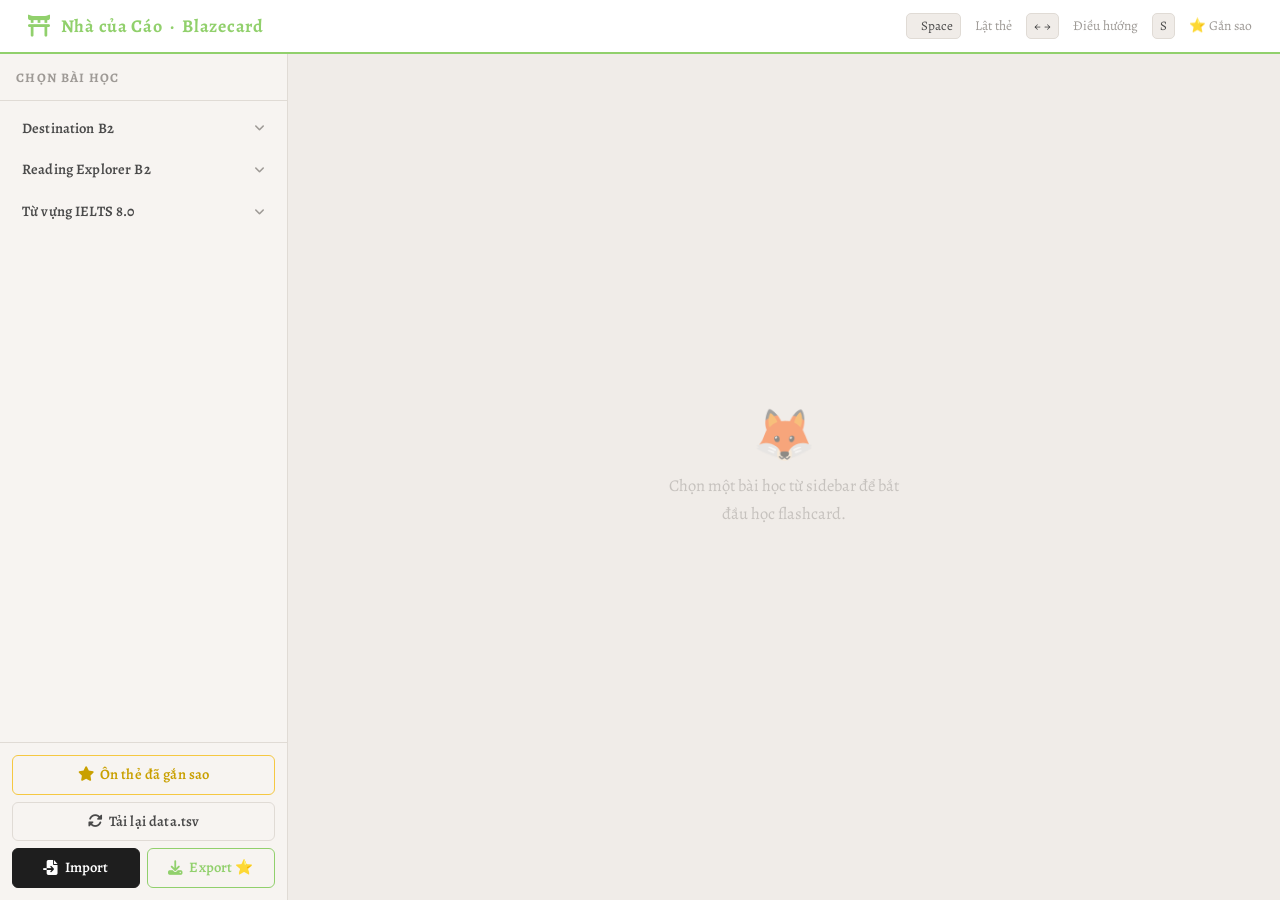
<file: BlazeCard/index.html>
<!DOCTYPE html>
<html lang="vi">
<head>
<meta charset="UTF-8">
<meta name="viewport" content="width=device-width, initial-scale=1.0">
<title>Blazecard  — Nhà của Cáo</title>

<!-- Google Fonts -->
<link rel="preconnect" href="https://fonts.googleapis.com">
<link rel="preconnect" href="https://fonts.gstatic.com" crossorigin>
<link href="https://fonts.googleapis.com/css2?family=M+PLUS+Rounded+1c:wght@300;400;500;700&family=Noto+Sans+JP:wght@300;400;500;700&display=swap" rel="stylesheet">
<link href="https://fonts.googleapis.com/css2?family=Alegreya:ital,wght@0,400..900;1,400..900&display=swap" rel="stylesheet">

<!-- Bootstrap (chỉ dùng reset/utility nhỏ, không dùng components) -->
<link href="https://cdn.jsdelivr.net/npm/bootstrap@5.3.2/dist/css/bootstrap.min.css" rel="stylesheet">

<!-- Font Awesome icons -->
<link href="https://cdnjs.cloudflare.com/ajax/libs/font-awesome/6.5.0/css/all.min.css" rel="stylesheet">

<link rel="stylesheet" href="style.css">
</head>

<body>

<!-- ── Header ─────────────────────────────────────────── -->
<div class="header">
  <div class="header-brand">
    <i class="fa-solid fa-torii-gate gate-icon"></i>
    Nhà của Cáo &nbsp;·&nbsp; Blazecard
  </div>
  <div class="header-hint">
    <span class="kbd"><i class="fa-regular fa-rectangle-wide" style="font-size:9px"></i>&nbsp;Space</span> Lật thẻ
    <span class="kbd">← →</span> Điều hướng
    <span class="kbd">S</span> ⭐ Gắn sao
  </div>
</div>

<!-- ── Layout: Sidebar + Main ──────────────────────────── -->
<div class="layout">

  <!-- ── Sidebar ──────────────────────────────────────── -->
  <div class="sidebar">

    <!-- Tiêu đề sidebar -->
    <div class="sidebar-header">
      <span>Chọn bài học</span>
      <span id="selectedCount" style="font-size:11px;font-weight:600;color:var(--accent)"></span>
    </div>

    <!-- Danh sách sách/unit có thể cuộn -->
    <div class="sidebar-scroll">
      <div id="unitSelect"></div>
    </div>

    <!-- Nút chức năng -->
    <div class="sidebar-actions">

      <!-- Bật/tắt chế độ ôn thẻ đã gắn sao -->
      <button class="btn-sidebar btn-star-mode" id="starModeBtn" onclick="toggleStarMode()">
        <i class="fa-solid fa-star"></i> Ôn thẻ đã gắn sao
      </button>

      <!-- Tải lại file data.tsv từ server -->
      <button class="btn-sidebar btn-reload" onclick="reloadData()">
        <i class="fa-solid fa-rotate"></i> Tải lại data.tsv
      </button>

      <!-- Import & Export nằm cạnh nhau -->
      <div style="display:flex;gap:7px;">
        <button class="btn-sidebar btn-import" style="flex:1"
                onclick="document.getElementById('fileInput').click()">
          <i class="fa-solid fa-file-import"></i> Import
        </button>
        <button class="btn-sidebar btn-export" style="flex:1" onclick="exportStarred()">
          <i class="fa-solid fa-download"></i> Export ⭐
        </button>
      </div>

    </div>
  </div>

  <!-- ── Main ─────────────────────────────────────────── -->
  <div class="main" id="mainArea">

    <!-- Badge hiển thị khi đang ở chế độ ôn sao -->
    <div class="star-mode-badge">
      <i class="fa-solid fa-star" style="font-size:9px"></i>
      Chế độ ôn sao
    </div>

    <!-- Trạng thái chưa chọn bài (mặc định) -->
    <div class="empty-state" id="emptyState">
      <div class="empty-icon">🦊</div>
      <p>Chọn một bài học từ sidebar để bắt đầu học flashcard.</p>
    </div>

    <!-- Vùng flashcard (ẩn cho đến khi có bài) -->
    <div id="cardArea" style="display:none;flex-direction:column;align-items:center;">

      <!-- ── Flashcard ─────────────────────────────── -->
      <div class="flashcard-wrap" id="flashcard" onclick="flipCard()">
        <div class="card-inner">

          <!-- Mặt trước: hiển thị chữ và cách đọc -->
          <div class="card-face card-front">

            <!-- Chữ Kanji (có thể rỗng) -->
            <div class="card-kanji" id="kanji"></div>

            <!-- Cách đọc (Hiragana/Katakana) -->
            <div class="card-reading" id="reading"></div>

            <!-- Nút phát âm — giữa đáy thẻ -->
            <button class="speak-btn" id="speakBtn" onclick="speakCurrent(event)"
                    title="Nghe phát âm">
              <i class="fa-solid fa-volume-high"></i>
            </button>

            <!-- Nút mic kiểm tra phát âm — góc phải -->
            <button class="mic-btn" id="micBtn" onclick="checkPronunciation(event)"
                    title="Kiểm tra phát âm của bạn">
              <i class="fa-solid fa-microphone"></i>
            </button>

            <!-- Overlay hiển thị sóng âm khi đang ghi -->
            <div class="recording-overlay" id="recordingOverlay">
              <div class="recording-wave">
                <span></span><span></span><span></span><span></span><span></span>
              </div>
            </div>

            <!-- Bảng kết quả phát âm — xuất hiện sau ghi âm -->
            <div class="pronun-result" id="pronunResult">
              <!-- Nút đóng -->
              <button class="pronun-close" onclick="closePronunResult(event)"
                      title="Đóng">✕</button>

              <!-- Hàng điểm số -->
              <div class="pronun-score-row">
                <div>
                  <div style="font-size:10.5px;color:var(--text-muted);margin-bottom:2px;letter-spacing:0.04em;text-transform:uppercase;">Độ chính xác</div>
                  <div class="pronun-score-num" id="pronunScoreNum">0%</div>
                </div>
                <span class="pronun-score-label" id="pronunScoreLabel">—</span>
              </div>

              <!-- Thanh tiến trình điểm số -->
              <div class="pronun-bar-track">
                <div class="pronun-bar-fill" id="pronunBarFill"></div>
              </div>

              <!-- Chữ người dùng đã nói -->
              <div class="pronun-spoken-row">
                <i class="fa-solid fa-microphone" style="font-size:10px;color:var(--text-muted)"></i>
                <span>Bạn nói:</span>
                <span class="pronun-spoken-text" id="pronunSpokenText">—</span>
              </div>
            </div>

          </div><!-- /card-front -->

          <!-- Mặt sau: nghĩa và ví dụ -->
          <div class="card-face card-back">
            <div class="card-meaning" id="meaning"></div>
            <div class="card-divider"></div>
            <div class="card-example" id="example"></div>
          </div>

        </div><!-- /card-inner -->
      </div><!-- /flashcard-wrap -->

      <!-- Thanh tiến trình và số thẻ -->
      <div class="deck-meta">
        <span class="deck-info-text" id="deckInfo"></span>
        <div class="progress-track">
          <div class="progress-fill" id="progressBar"></div>
        </div>
      </div>

      <!-- Nút điều hướng -->
      <div class="controls">
        <button class="ctrl-btn" onclick="prevCard()">
          <i class="fa-solid fa-arrow-left"></i> Trước
        </button>

        <button class="star-btn" id="starBtn" onclick="toggleStar()" title="Gắn sao (S)">
          <i class="fa-solid fa-star"></i>
        </button>

        <button class="ctrl-btn" onclick="nextCard()">
          Tiếp <i class="fa-solid fa-arrow-right"></i>
        </button>
      </div>

      <!-- Gợi ý lật thẻ -->
      <div class="flip-hint">
        Nhấn vào thẻ hoặc bấm <kbd style="font-family:inherit;font-size:inherit">Space</kbd> để lật
      </div>

    </div><!-- /cardArea -->

  </div><!-- /main -->

</div><!-- /layout -->

<!-- Input file ẩn để import TSV -->
<input type="file" id="fileInput" accept=".tsv,.txt" hidden>

<!-- Container toast thông báo -->
<div class="toast-wrap" id="toastWrap"></div>


<!-- ═══════════════════════════════════════════ SCRIPT ═══ -->
<script src="script.js"></script>
</body>
</html>
</file>
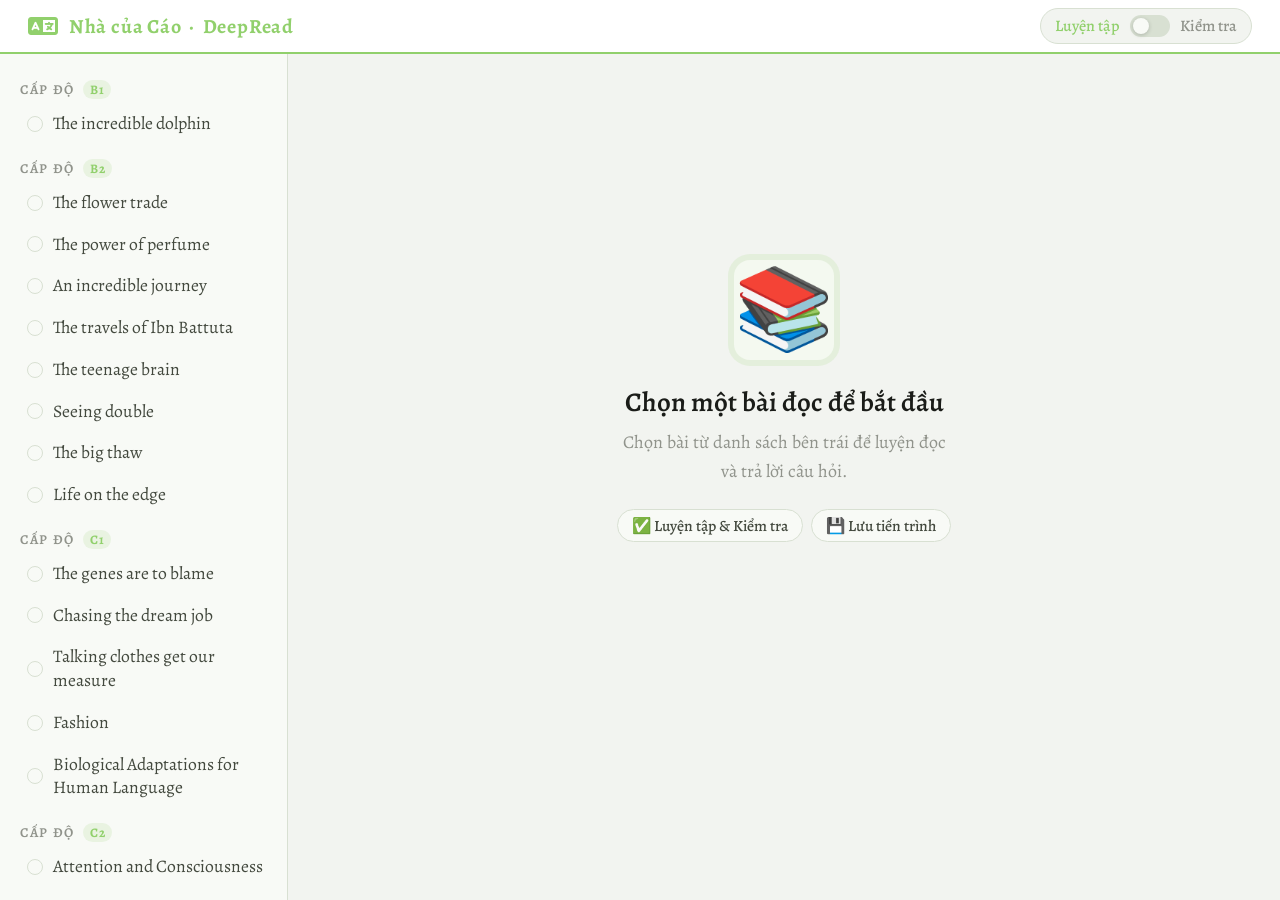
<file: DeepRead/index.html>
<!DOCTYPE html>
<html>
<head>
  <meta charset="UTF-8" />
  <meta name="viewport" content="width=device-width, initial-scale=1.0" />
  <title>DeepRead  — Nhà của Cáo</title>

  <link rel="preconnect" href="https://fonts.googleapis.com" />
  <link rel="preconnect" href="https://fonts.gstatic.com" crossorigin />
  <link rel="icon" type="image/x-icon" href="favicon.ico">
  <link href="https://fonts.googleapis.com/css2?family=Alegreya:ital,wght@0,400..900;1,400..900&display=swap" rel="stylesheet">
  <link rel="stylesheet" href="https://cdnjs.cloudflare.com/ajax/libs/font-awesome/6.5.0/css/all.min.css" />
  <link rel="stylesheet" href="style.css" />
</head>
<body>

  <!-- ===== HEADER ===== -->
  <header class="app-header">
      <!-- Logo + tên ứng dụng -->
      <div class="header-brand">
        <i class="fa-solid fa-language gate-icon"></i>
        Nhà của Cáo &nbsp;·&nbsp; DeepRead
      </div>

      <!-- Công tắc chế độ học -->
      <div class="mode-switcher">
        <span class="mode-label" id="label-practice">Luyện tập</span>
        <label class="toggle-switch" aria-label="Chuyển chế độ học">
          <input type="checkbox" id="mode-toggle" />
          <span class="toggle-track">
            <span class="toggle-thumb"></span>
          </span>
        </label>
        <span class="mode-label" id="label-exam">Kiểm tra</span>
      </div>
  </header>

  <!-- ===== LAYOUT CHÍNH ===== -->
  <div class="app-layout">

    <!-- ===== SIDEBAR TRÁI ===== -->
    <aside class="sidebar" id="sidebar">
      <!-- Trạng thái đang tải -->
      <div class="sidebar-loading" id="sidebar-loading">
        <div class="skeleton-group">
          <div class="skeleton skeleton-label"></div>
          <div class="skeleton skeleton-item"></div>
          <div class="skeleton skeleton-item"></div>
        </div>
        <div class="skeleton-group">
          <div class="skeleton skeleton-label"></div>
          <div class="skeleton skeleton-item"></div>
          <div class="skeleton skeleton-item"></div>
        </div>
      </div>

      <!-- Danh sách bài đọc theo cấp độ (được render bởi JS) -->
      <nav class="sidebar-nav" id="sidebar-nav" hidden></nav>
    </aside>

    <!-- ===== NỘI DUNG CHÍNH ===== -->
    <main class="main-content" id="main-content">

      <!-- Skeleton loader độc lập — hiện khi đang tải bài, ẩn sau đó -->
      <!-- QUAN TRỌNG: div này tách biệt với #reading-area để không phá cấu trúc DOM bên trong -->
      <div class="reading-loader-wrap" id="reading-loader" hidden>
        <div style="max-width:800px;margin:0 auto;display:flex;flex-direction:column;gap:16px;">
          <div style="display:flex;align-items:center;gap:12px;">
            <div class="skeleton" style="height:24px;width:48px;border-radius:99px;"></div>
            <div class="skeleton" style="height:24px;width:200px;border-radius:6px;"></div>
          </div>
          <div class="card" style="padding:28px 32px;">
            <div class="skeleton" style="height:13px;margin-bottom:14px;border-radius:4px;"></div>
            <div class="skeleton" style="height:13px;width:94%;margin-bottom:14px;border-radius:4px;"></div>
            <div class="skeleton" style="height:13px;width:88%;margin-bottom:14px;border-radius:4px;"></div>
            <div class="skeleton" style="height:13px;width:96%;border-radius:4px;"></div>
          </div>
          <div class="card" style="padding:24px 28px;">
            <div class="skeleton" style="height:10px;width:60px;margin-bottom:14px;border-radius:4px;"></div>
            <div class="skeleton" style="height:14px;width:80%;margin-bottom:18px;border-radius:4px;"></div>
            <div class="skeleton" style="height:44px;margin-bottom:8px;border-radius:8px;"></div>
            <div class="skeleton" style="height:44px;margin-bottom:8px;border-radius:8px;"></div>
            <div class="skeleton" style="height:44px;border-radius:8px;"></div>
          </div>
        </div>
      </div>

      <!-- Màn hình chào (hiển thị khi chưa chọn bài) -->
      <div class="welcome-screen" id="welcome-screen">
        <div class="welcome-icon">📚</div>
        <h2 class="welcome-heading">Chọn một bài đọc để bắt đầu</h2>
        <p class="welcome-sub">Chọn bài từ danh sách bên trái để luyện đọc và trả lời câu hỏi.</p>
        <div class="welcome-chips">
          <span class="chip">✅ Luyện tập & Kiểm tra</span>
          <span class="chip">💾 Lưu tiến trình</span>
        </div>
      </div>

      <!-- Khu vực bài đọc (ẩn cho tới khi chọn bài) -->
      <div class="reading-area" id="reading-area" style="display: none;">

        <div class="reading-text-section">
          <!-- Thẻ thông tin bài đọc -->
          <div class="reading-meta-bar" id="reading-meta-bar">
            <span class="reading-level-badge" id="reading-level-badge"></span>
            <h1 class="reading-title" id="reading-title"></h1>
          </div>

          <!-- Thẻ nội dung bài đọc -->
          <div class="card reading-card" id="reading-card">
            <div class="reading-body" id="reading-body"></div>
          </div>
        </div>

        <div class="reading-question-section">
          <!-- Khu vực câu hỏi -->
          <div class="questions-section" id="questions-section"></div>

          <!-- Nút Nộp bài (chỉ hiện ở chế độ Kiểm tra) -->
          <div class="submit-bar" id="submit-bar" hidden>
            <button class="btn btn-submit" id="submit-btn" onclick="handleSubmitExam()">
              <span>Nộp bài</span>
              <svg width="18" height="18" viewBox="0 0 24 24" fill="none" stroke="currentColor" stroke-width="2.5" stroke-linecap="round" stroke-linejoin="round"><polyline points="20 6 9 17 4 12"/></svg>
            </button>
          </div>

          <!-- Kết quả tổng quát (chế độ Kiểm tra) -->
          <div class="result-summary card" id="result-summary" hidden>
            <div class="result-icon" id="result-icon"></div>
            <div class="result-text">
              <p class="result-score" id="result-score"></p>
              <p class="result-message" id="result-message"></p>
            </div>
          </div>
        </div>

      </div>
    </main>
  </div>

  <script src="script.js"></script>
</body>
</html>
</file>
<file: BlazeCard/style.css>
/* ══════════════════════════════════════════════════════
   BIẾN CSS — Toàn bộ màu sắc, kích thước dùng biến
   để dễ thay đổi về sau
══════════════════════════════════════════════════════ */

:root {
  /* Màu nhấn chính — san hô ấm */
  --accent:           #91D06C; /* #ff7a6b;*/
  --accent-light:     #F4F9F0; /* #fff0ee; */
  --accent-hover:     #76B84F; /* #ff5c4a; */
  --accent-deep:      #7AB34F; /* e85d4e; */

  /* Nền & bề mặt */
  --bg:               #f0ece8;
  --sidebar-bg:       #f7f4f1;
  --card-bg:          #ffffff;

  /* Chữ */
  --text-main:        #1e1e1e;
  --text-sub:         #4a4a4a;
  --text-muted:       #9e9a96;

  /* Đường viền & bóng đổ */
  --border:           #e0dbd5;
  --shadow-sm:        0 1px 4px rgba(0,0,0,0.07);
  --shadow:           0 4px 16px rgba(0,0,0,0.09);
  --shadow-lg:        0 8px 30px rgba(0,0,0,0.14);

  /* Vàng sao */
  --gold:             #f5c842;
  --gold-light:       #fefae8;
  --gold-deep:        #c9a000;

  /* Màu cho chế độ ôn sao — nền vàng nhẹ */
  --star-bg:          #fdf7e3;
  --star-border:      #f0d98a;

  /* Điểm phát âm */
  --score-great:      #2ecc71;
  --score-ok:         #f39c12;
  --score-poor:       #e74c3c;

  /* Kích thước layout */
  --header-h:         54px;
  --sidebar-w:        288px;
  --radius:           16px;
  --radius-sm:        10px;
  --radius-xs:        6px;
}

/* ══════════════════════════════════════════════════════
   RESET & BASE
══════════════════════════════════════════════════════ */
*, *::before, *::after {
  box-sizing: border-box;
  margin: 0;
  padding: 0;
}

body {
  background: var(--bg);
  font-family: 'Alegreya', sans-serif;
  color: var(--text-main);
  height: 100vh;
  overflow: hidden;
  display: flex;
  flex-direction: column;
}

/* ══════════════════════════════════════════════════════
   HEADER — Thanh tiêu đề trên cùng
══════════════════════════════════════════════════════ */
.header {
  height: var(--header-h);
  display: flex;
  align-items: center;
  justify-content: space-between;
  padding: 0 28px;
  background: var(--card-bg);
  border-bottom: 2px solid var(--accent);
  flex-shrink: 0;
  z-index: 10;
}

/* Logo & tên ứng dụng */
.header-brand {
  display: flex;
  align-items: center;
  gap: 10px;
  color: var(--accent);
  font-weight: 700;
  font-size: 18px;
  letter-spacing: 0.04em;
}

.header-brand .gate-icon {
  font-size: 22px;
}

/* Gợi ý phím tắt bên phải header */
.header-hint {
  font-size: 13.5px;
  color: var(--text-muted);
  display: flex;
  align-items: center;
  gap: 14px;
}

/* Style cho các phím */
.kbd {
  display: inline-flex;
  align-items: center;
  gap: 4px;
  background: var(--bg);
  border: 1px solid var(--border);
  border-radius: 5px;
  padding: 2px 7px;
  font-size: 13px;
  color: var(--text-sub);
  font-family: inherit;
}

/* ══════════════════════════════════════════════════════
   LAYOUT — Sidebar + Main nằm ngang
══════════════════════════════════════════════════════ */
.layout {
  flex: 1;
  display: flex;
  overflow: hidden;
}

/* ══════════════════════════════════════════════════════
   SIDEBAR — Cột trái chọn bài học
══════════════════════════════════════════════════════ */
.sidebar {
  width: var(--sidebar-w);
  background: var(--sidebar-bg);
  border-right: 1px solid var(--border);
  display: flex;
  flex-direction: column;
  overflow: hidden;
  flex-shrink: 0;
}

/* Tiêu đề sidebar */
.sidebar-header {
  padding: 14px 16px 12px;
  font-size: 13px;
  font-weight: 700;
  letter-spacing: 0.10em;
  text-transform: uppercase;
  color: var(--text-muted);
  border-bottom: 1px solid var(--border);
  display: flex;
  align-items: center;
  justify-content: space-between;
  flex-shrink: 0;
  background: var(--sidebar-bg);
}

/* Vùng cuộn danh sách bài học */
.sidebar-scroll {
  flex: 1;
  overflow-y: auto;
  padding: 10px 12px;
}

.sidebar-scroll::-webkit-scrollbar { width: 4px; }
.sidebar-scroll::-webkit-scrollbar-thumb {
  background: var(--border);
  border-radius: 4px;
}

/* Vùng nút bên dưới sidebar */
.sidebar-actions {
  padding: 12px;
  border-top: 1px solid var(--border);
  display: flex;
  flex-direction: column;
  gap: 7px;
  flex-shrink: 0;
  background: var(--sidebar-bg);
}

/* ── Nhóm sách (details/summary) ────────────────────── */
.book-group {
  margin-bottom: 6px;
}

.book-group summary {
  list-style: none;
  cursor: pointer;
  user-select: none;
  display: flex;
  align-items: center;
  justify-content: space-between;
  padding: 7px 10px;
  border-radius: var(--radius-xs);
  font-weight: 600;
  font-size: 14.5px;
  color: var(--text-sub);
  transition: background 0.15s, color 0.15s;
  letter-spacing: 0.01em;
}

.book-group summary:hover {
  background: var(--accent-light);
  color: var(--accent);
}

/* Ẩn mũi tên mặc định của browser */
.book-group summary::-webkit-details-marker { display: none; }

/* Thêm mũi tên custom — xoay khi mở */
.book-group summary::after {
  content: '\f107';
  font-family: 'Font Awesome 6 Free';
  font-weight: 900;
  font-size: 12px;
  transition: transform 0.2s;
  color: var(--text-muted);
}

.book-group[open] summary::after {
  transform: rotate(180deg);
}

/* Danh sách unit bên trong mỗi sách */
.units-list {
  padding: 4px 2px 2px 10px;
  display: flex;
  flex-direction: column;
  gap: 2px;
}

/* Chip mỗi unit */
.unit-chip {
  display: flex;
  align-items: center;
  gap: 8px;
  padding: 6px 10px;
  border-radius: var(--radius-xs);
  font-size: 14.5px;
  color: var(--text-sub);
  cursor: pointer;
  transition: background 0.15s, color 0.15s;
  user-select: none;
}

.unit-chip:hover {
  background: var(--accent-light);
  color: var(--accent);
}

/* Checkbox trong chip */
.unit-chip input[type="checkbox"] {
  accent-color: var(--accent);
  width: 14px;
  height: 14px;
  flex-shrink: 0;
  cursor: pointer;
}

/* Chip đã được chọn */
.unit-chip.checked {
  background: var(--accent-light);
  color: var(--accent);
  font-weight: 600;
}

/* ── Nút sidebar chung ───────────────────────────────── */
.btn-sidebar {
  width: 100%;
  padding: 8px 12px;
  border-radius: var(--radius-xs);
  font-size: 14.5px;
  font-family: inherit;
  font-weight: 600;
  cursor: pointer;
  border: 1.5px solid transparent;
  transition: all 0.17s ease;
  display: flex;
  align-items: center;
  justify-content: center;
  gap: 6px;
  letter-spacing: 0.01em;
}

/* Nút chế độ ôn sao */
.btn-star-mode {
  background: transparent;
  border-color: var(--gold);
  color: var(--gold-deep);
}

.btn-star-mode:hover {
  background: var(--gold-light);
}

.btn-star-mode.active {
  background: var(--gold);
  border-color: var(--gold);
  color: #4a3000;
  box-shadow: 0 2px 8px rgba(245,200,66,0.35);
}

/* Nút tải lại */
.btn-reload {
  background: transparent;
  border-color: var(--border);
  color: var(--text-sub);
}

.btn-reload:hover {
  background: var(--bg);
  border-color: #c0bbb5;
}

/* Nút Import */
.btn-import {
  background: var(--text-main);
  border-color: var(--text-main);
  color: #fff;
}

.btn-import:hover {
  background: #333;
  border-color: #333;
}

/* Nút Export */
.btn-export {
  background: transparent;
  border-color: var(--accent);
  color: var(--accent);
}

.btn-export:hover {
  background: var(--accent-light);
}

/* ══════════════════════════════════════════════════════
   MAIN — Vùng chính hiển thị flashcard
══════════════════════════════════════════════════════ */
.main {
  flex: 1;
  display: flex;
  flex-direction: column;
  align-items: center;
  justify-content: center;
  padding: 28px 24px;
  overflow: hidden;
  transition: background 0.4s ease;
  position: relative;
}

/* Chế độ ôn sao — đổi màu nền để phân biệt */
.main.star-mode {
  background: var(--star-bg);
}

/* Dải viền vàng nhẹ bên trái main khi ôn sao */
.main.star-mode::before {
  content: '';
  position: absolute;
  top: 0;
  left: 0;
  bottom: 0;
  width: 3px;
  background: linear-gradient(180deg, var(--gold), transparent);
  opacity: 0.7;
}

/* Badge hiển thị khi đang ôn sao */
.star-mode-badge {
  position: absolute;
  top: 14px;
  right: 20px;
  display: none;
  align-items: center;
  gap: 6px;
  background: var(--gold);
  color: #4a3000;
  font-size: 13px;
  font-weight: 700;
  padding: 4px 10px;
  border-radius: 20px;
  letter-spacing: 0.04em;
  text-transform: uppercase;
  box-shadow: 0 2px 6px rgba(245,200,66,0.4);
}

.main.star-mode .star-mode-badge {
  display: flex;
}

/* ══════════════════════════════════════════════════════
   EMPTY STATE — Trạng thái chưa chọn bài
══════════════════════════════════════════════════════ */
.empty-state {
  display: flex;
  flex-direction: column;
  align-items: center;
  gap: 12px;
  opacity: 0.5;
  pointer-events: none;
}

.empty-state .empty-icon {
  font-size: 50px;
  line-height: 1;
}

.empty-state p {
  font-size: 16.5px;
  color: var(--text-muted);
  text-align: center;
  max-width: 240px;
  line-height: 1.7;
}

/* ══════════════════════════════════════════════════════
   FLASHCARD — Thẻ học lật 3D
══════════════════════════════════════════════════════ */
.flashcard-wrap {
  perspective: 1200px;
  width: 660px;
  height: 300px;
  cursor: pointer;
}

/* Phần chứa 2 mặt — xoay khi lật */
.card-inner {
  position: relative;
  width: 100%;
  height: 100%;
  transform-style: preserve-3d;
  transition: transform 0.55s cubic-bezier(0.45, 0.05, 0.55, 0.95);
}

/* Trạng thái đã lật */
.flashcard-wrap.flipped .card-inner {
  transform: rotateY(180deg);
}

/* Mặt chung của thẻ */
.card-face {
  position: absolute;
  inset: 0;
  backface-visibility: hidden;
  -webkit-backface-visibility: hidden;
  border-radius: var(--radius);
  background: var(--card-bg);
  box-shadow: var(--shadow), 0 1px 3px rgba(0,0,0,0.05);
  display: flex;
  flex-direction: column;
  align-items: center;
  justify-content: center;
  gap: 6px;
  overflow: hidden;
}

/* Mặt trước — gradient nhẹ ấm */
.card-front {
  background: linear-gradient(160deg, #ffffff 0%, #fff8f6 100%);
}

/* Dải màu nhấn ở đỉnh thẻ trước */
.card-face.card-front::before {
  content: '';
  position: absolute;
  top: 0; left: 0; right: 0;
  height: 3px;
  background: linear-gradient(90deg, var(--accent), #ffb36b);
  border-radius: var(--radius) var(--radius) 0 0;
}

/* Chữ 表/裏 trang trí góc thẻ */
.card-face.card-front::after {
  content: '表';
  position: absolute;
  bottom: 12px;
  right: 16px;
  font-size: 12px;
  color: var(--accent);
  opacity: 0.25;
  font-weight: 700;
  letter-spacing: 0.05em;
}

/* Mặt sau — gradient xanh nhẹ */
.card-back {
  background: linear-gradient(160deg, #ffffff 0%, #f4f7ff 100%);
  transform: rotateY(180deg);
  padding: 28px 44px;
  text-align: center;
  gap: 0;
}

.card-face.card-back::after {
  content: '裏';
  position: absolute;
  bottom: 12px;
  right: 16px;
  font-size: 12px;
  color: #7090d0;
  opacity: 0.25;
  font-weight: 700;
}

/* ── Nội dung thẻ trước ──────────────────────────────── */
.card-kanji {
  font-family: 'Arial', sans-serif;
  font-size: 25px;
  color: var(--text-muted);
  font-weight: 400;
  min-height: 34px;
  line-height: 1.2;
  text-align: center;
}

/* Chữ đọc (Hiragana/Katakana) — lớn, màu nhấn */
.card-reading {
  font-family: 'Alegreya', sans-serif;
  font-size: 56px;
  font-weight: 700;
  color: var(--accent);
  line-height: 1.1;
  letter-spacing: -0.01em;
  text-align: center;
  padding: 0 12px;
}

/* Hiệu ứng đang phát âm — nhảy nhẹ */
.card-reading.speaking {
  animation: speakPulse 0.4s ease-in-out infinite;
}

@keyframes speakPulse {
  0%   { transform: scale(1); }
  50%  { transform: scale(1.07); }
  100% { transform: scale(1); }
}

/* ── Nội dung thẻ sau ────────────────────────────────── */
.card-meaning {
  font-size: 27px;
  font-weight: 700;
  color: var(--text-main);
  margin-bottom: 10px;
}

.card-divider {
  width: 36px;
  height: 2px;
  background: linear-gradient(90deg, var(--accent), transparent);
  border-radius: 2px;
  margin: 4px auto 14px;
}

.card-example {
  font-size: 23.5px;
  color: var(--text-sub);
  line-height: 1.8;
  font-family: 'Alegreya', sans-serif;
  font-weight: 300;
  max-width: 480px;
}

/* ── Nút phát âm (loa) — giữa đáy thẻ trước ─────────── */
.speak-btn {
  position: absolute;
  bottom: 16px;
  left: 50%;
  transform: translateX(-50%);
  width: 40px;
  height: 40px;
  border-radius: 50%;
  border: none;
  background: rgba(255,255,255,0.95);
  box-shadow: var(--shadow-sm), 0 0 0 1px rgba(0,0,0,0.06);
  cursor: pointer;
  font-size: 17px;
  color: var(--accent);
  display: flex;
  align-items: center;
  justify-content: center;
  transition: box-shadow 0.15s, transform 0.15s;
}

.speak-btn:hover {
  box-shadow: var(--shadow);
  transform: translateX(-50%) scale(1.08);
}

.speak-btn:active {
  transform: translateX(-50%) scale(0.95);
}

/* ── Nút mic kiểm tra phát âm — góc phải đáy thẻ ────── */
.mic-btn {
  position: absolute;
  bottom: 16px;
  right: 16px;
  width: 40px;
  height: 40px;
  border-radius: 50%;
  border: none;
  background: rgba(255,255,255,0.95);
  box-shadow: var(--shadow-sm), 0 0 0 1px rgba(0,0,0,0.06);
  cursor: pointer;
  font-size: 17px;
  color: #4b8cff;
  display: flex;
  align-items: center;
  justify-content: center;
  transition: box-shadow 0.15s, transform 0.15s, background 0.2s, color 0.2s;
}

.mic-btn:hover {
  box-shadow: var(--shadow);
  transform: scale(1.08);
}

.mic-btn:active {
  transform: scale(0.95);
}

/* Trạng thái đang ghi âm — đỏ + vòng nhấp nháy */
.mic-btn.recording {
  background: #e74c3c;
  color: #fff;
  border: none;
  box-shadow: 0 0 0 0 rgba(231, 76, 60, 0.5);
  animation: recordPulse 1s ease infinite;
}

/* Hiệu ứng vòng sóng khi đang ghi âm */
@keyframes recordPulse {
  0%   { box-shadow: 0 0 0 0 rgba(231, 76, 60, 0.5); }
  70%  { box-shadow: 0 0 0 10px rgba(231, 76, 60, 0); }
  100% { box-shadow: 0 0 0 0 rgba(231, 76, 60, 0); }
}

/* ══════════════════════════════════════════════════════
   BẢNG KẾT QUẢ PHÁT ÂM — Popup hiện sau khi ghi âm
   Hiện ngay trên thẻ, không dùng toast
══════════════════════════════════════════════════════ */
.pronun-result {
  position: absolute;
  bottom: 0;
  left: 0;
  right: 0;
  border-radius: 0 0 var(--radius) var(--radius);
  padding: 14px 20px 18px;
  display: none;
  flex-direction: column;
  gap: 8px;
  backdrop-filter: blur(12px);
  background: rgba(255,255,255,0.92);
  border-top: 1px solid rgba(0,0,0,0.07);
  z-index: 5;
  animation: slideUp 0.25s ease;
}

@keyframes slideUp {
  from { opacity: 0; transform: translateY(12px); }
  to   { opacity: 1; transform: translateY(0); }
}

/* Hiển thị kết quả */
.pronun-result.visible {
  display: flex;
}

/* Hàng đầu: điểm số lớn + label */
.pronun-score-row {
  display: flex;
  align-items: center;
  justify-content: space-between;
}

/* Số điểm phần trăm — lớn, đậm, đổi màu theo mức */
.pronun-score-num {
  font-size: 30px;
  font-weight: 700;
  line-height: 1;
  transition: color 0.3s;
}

.pronun-score-num.great { color: var(--score-great); }
.pronun-score-num.ok    { color: var(--score-ok); }
.pronun-score-num.poor  { color: var(--score-poor); }

/* Nhãn mô tả bên cạnh điểm */
.pronun-score-label {
  font-size: 14px;
  font-weight: 600;
  padding: 3px 9px;
  border-radius: 20px;
  letter-spacing: 0.04em;
}

.pronun-score-label.great { background: #d4f7e5; color: #1a7a45; }
.pronun-score-label.ok    { background: #fef3db; color: #9a6200; }
.pronun-score-label.poor  { background: #fde4e1; color: #8c1a12; }

/* Thanh tiến trình điểm số */
.pronun-bar-track {
  height: 6px;
  background: var(--border);
  border-radius: 10px;
  overflow: hidden;
}

.pronun-bar-fill {
  height: 100%;
  border-radius: 10px;
  transition: width 0.5s cubic-bezier(0.34, 1.56, 0.64, 1), background 0.3s;
  width: 0%;
}

.pronun-bar-fill.great { background: linear-gradient(90deg, #2ecc71, #00b894); }
.pronun-bar-fill.ok    { background: linear-gradient(90deg, #f39c12, #f1c40f); }
.pronun-bar-fill.poor  { background: linear-gradient(90deg, #e74c3c, #e17055); }

/* Dòng chữ "Bạn nói: ..." */
.pronun-spoken-row {
  display: flex;
  align-items: center;
  gap: 6px;
  font-size: 14px;
  color: var(--text-muted);
}

.pronun-spoken-text {
  font-weight: 600;
  color: var(--text-sub);
  font-family: 'Arial', sans-serif;
}

/* Nút đóng kết quả */
.pronun-close {
  position: absolute;
  top: 10px;
  right: 12px;
  background: none;
  border: none;
  cursor: pointer;
  font-size: 14px;
  color: var(--text-muted);
  padding: 2px;
  line-height: 1;
  transition: color 0.15s;
}

.pronun-close:hover { color: var(--text-main); }

/* ── Overlay "Đang ghi âm..." trên thẻ ──────────────── */
.recording-overlay {
  position: absolute;
  inset: 0;
  border-radius: var(--radius);
  background: rgba(231, 76, 60, 0.06);
  display: none;
  align-items: stretch;
  justify-content: center;
  z-index: 4;
  pointer-events: none;
  padding: 40px;
}

.recording-overlay.visible {
  display: flex;
}

/* Vòng sóng âm thanh khi ghi âm */
.recording-wave {
  display: flex;
  align-items: flex-end;
  justify-content: center;
  gap: 10px;
  width: 100%;
  height: 100%;
}

.recording-wave span {
  width: 14px;
  border-radius: 8px;
  background: #e74c3c;
  animation: waveBar 0.7s ease-in-out infinite;
}

.recording-wave span:nth-child(1) { height: 40%; }
.recording-wave span:nth-child(2) { height: 65%; }
.recording-wave span:nth-child(3) { height: 90%; }
.recording-wave span:nth-child(4) { height: 65%; }
.recording-wave span:nth-child(5) { height: 40%; }

@keyframes waveBar {
  0%, 100% { transform: scaleY(0.4); opacity: 0.6; }
  50%       { transform: scaleY(1);   opacity: 1; }
}

.recording-label {
  font-size: 14.5px;
  font-weight: 600;
  color: #e74c3c;
  letter-spacing: 0.05em;
}

/* ══════════════════════════════════════════════════════
   DECK META — Thanh tiến trình + số thẻ
══════════════════════════════════════════════════════ */
.deck-meta {
  margin-top: 16px;
  display: flex;
  align-items: center;
  gap: 14px;
  width: 660px;
}

.deck-info-text {
  font-size: 14.5px;
  color: var(--text-muted);
  min-width: 72px;
  font-variant-numeric: tabular-nums;
}

.progress-track {
  flex: 1;
  height: 4px;
  background: var(--border);
  border-radius: 10px;
  overflow: hidden;
}

.progress-fill {
  height: 100%;
  background: linear-gradient(90deg, var(--accent), #ffb36b);
  border-radius: 10px;
  transition: width 0.4s ease;
  width: 0%;
}

/* ══════════════════════════════════════════════════════
   CONTROLS — Nút điều hướng bên dưới thẻ
══════════════════════════════════════════════════════ */
.controls {
  margin-top: 18px;
  width: 400px;
  display: flex;
  align-items: center;
  justify-content: space-between;
}

/* Nút Trước / Tiếp */
.ctrl-btn {
  background: var(--card-bg);
  border: 1.5px solid var(--border);
  border-radius: var(--radius-sm);
  padding: 9px 20px;
  font-size: 15px;
  font-weight: 600;
  font-family: inherit;
  color: var(--text-sub);
  cursor: pointer;
  display: flex;
  align-items: center;
  gap: 7px;
  transition: all 0.17s ease;
  box-shadow: var(--shadow-sm);
}

.ctrl-btn:hover {
  border-color: var(--accent);
  color: var(--accent);
  background: var(--accent-light);
  transform: translateY(-1px);
  box-shadow: var(--shadow);
}

.ctrl-btn:active {
  transform: translateY(0);
}

/* Nút sao tròn giữa */
.star-btn {
  width: 50px;
  height: 50px;
  border-radius: 50%;
  background: var(--card-bg);
  border: 2px solid var(--border);
  display: flex;
  align-items: center;
  justify-content: center;
  cursor: pointer;
  font-size: 22px;
  color: var(--text-muted);
  transition: all 0.22s cubic-bezier(0.34, 1.56, 0.64, 1);
  box-shadow: var(--shadow-sm);
}

.star-btn:hover {
  border-color: var(--gold);
  color: var(--gold);
  transform: scale(1.12);
}

/* Trạng thái đã gắn sao */
.star-btn.starred {
  background: var(--gold-light);
  border-color: var(--gold);
  color: var(--gold);
  box-shadow: 0 2px 10px rgba(245,200,66,0.35);
}

.star-btn.starred i {
  animation: starPop 0.3s cubic-bezier(0.34, 1.56, 0.64, 1);
}

@keyframes starPop {
  0%   { transform: scale(0.5) rotate(-15deg); }
  100% { transform: scale(1) rotate(0deg); }
}

/* ══════════════════════════════════════════════════════
   FLIP HINT — Gợi ý cách lật thẻ
══════════════════════════════════════════════════════ */
.flip-hint {
  font-size: 13px;
  color: var(--text-muted);
  margin-top: 10px;
  opacity: 0.65;
  letter-spacing: 0.01em;
}

/* ══════════════════════════════════════════════════════
   SCROLLBAR — Dọn dẹp scrollbar toàn trang
══════════════════════════════════════════════════════ */
* {
  scrollbar-width: thin;
  scrollbar-color: var(--border) transparent;
}

/* ══════════════════════════════════════════════════════
   HIỆU ỨNG VÀO — Animation khi thẻ xuất hiện
══════════════════════════════════════════════════════ */
.card-enter {
  animation: cardIn 0.28s ease;
}

@keyframes cardIn {
  from { opacity: 0; transform: translateY(10px); }
  to   { opacity: 1; transform: translateY(0); }
}

/* ══════════════════════════════════════════════════════
   TOAST — Thông báo nổi ở đáy màn hình
══════════════════════════════════════════════════════ */
.toast-wrap {
  position: fixed;
  bottom: 22px;
  left: 50%;
  transform: translateX(-50%);
  z-index: 9999;
  pointer-events: none;
}

.toast-msg {
  background: rgba(20,20,20,0.9);
  color: #fff;
  padding: 10px 18px;
  border-radius: 24px;
  font-size: 15px;
  font-weight: 500;
  font-family: inherit;
  white-space: nowrap;
  backdrop-filter: blur(8px);
  animation: toastIn 0.28s ease, toastOut 0.3s ease 2.2s forwards;
  pointer-events: none;
  box-shadow: 0 4px 16px rgba(0,0,0,0.2);
}

@keyframes toastIn {
  from { opacity: 0; transform: translateY(8px); }
  to   { opacity: 1; transform: translateY(0); }
}

@keyframes toastOut {
  from { opacity: 1; }
  to   { opacity: 0; }
}

/* ══════════════════════════════════════════════════════
   RESPONSIVE — Điều chỉnh cho màn hình nhỏ hơn
══════════════════════════════════════════════════════ */
@media (max-width: 960px) {
  .flashcard-wrap {
    width: min(660px, calc(100vw - var(--sidebar-w) - 48px));
  }
  .deck-meta {
    width: min(660px, calc(100vw - var(--sidebar-w) - 48px));
  }
}
</file>
<file: DeepRead/style.css>
/* =====================================================
   style.css — Giao diện ứng dụng Luyện Đọc Tiếng Nhật
   Phong cách: Minimalist hiện đại, accent Coral
   ===================================================== */

/* ─── BIẾN THIẾT KẾ ─────────────────────────────────── */
:root {
  --coral:         #91D06C;        /* Màu chủ đạo mới */
  --coral-dark:    #76B84F;        /* Xanh đậm hơn một chút để hover */
  --coral-light:   #F4F9F0;        /* Xanh cực nhạt làm nền nhấn (rất nhẹ) */
  --coral-muted:   rgba(145, 208, 108, 0.15);

  --bg:            #F2F4F0;        /* Chỉnh nhẹ tone nền sang hướng hơi xanh/vàng cho ấm */
  --surface:       #F8FAF6;        
  --card-bg:       #ffffff;
  --border:        #D8E0D2;        /* Border hơi ám xanh nhẹ để tiệp màu */
  --shadow-sm:     0 1px 4px rgba(0,0,0,.06), 0 4px 16px rgba(0,0,0,.05);
  --shadow-md:     0 2px 8px rgba(0,0,0,.07), 0 8px 32px rgba(0,0,0,.07);

  --text-primary:   #1A1C18;       /* Text tối đậm hơn một chút */
  --text-secondary: #43493E;
  --text-muted:     #90938B;

  --sidebar-w:    288px;          /* Chiều rộng cố định của sidebar */
  --header-h:     54px;

  --radius-sm:    6px;
  --radius-md:    10px;
  --radius-lg:    16px;

  --font-ui:      'Alegreya', sans-serif;
  --font-jp:      'Alegreya', sans-serif;

  --transition:   .18s cubic-bezier(.4,0,.2,1);
}

/* ─── RESET & BASE ──────────────────────────────────── */
*, *::before, *::after { box-sizing: border-box; margin: 0; padding: 0; }

html { font-size: 20px; -webkit-font-smoothing: antialiased; }

body {
  font-family: var(--font-ui);
  background: var(--bg);
  color: var(--text-primary);
  min-height: 100vh;
  display: flex;
  flex-direction: column;
}

/* ─── HEADER ────────────────────────────────────────── */
.app-header {
  height: var(--header-h);
  display: flex;
  align-items: center;
  justify-content: space-between;
  padding: 0 28px;
  background: var(--card-bg);
  border-bottom: 2px solid var(--coral);
  flex-shrink: 0;
  z-index: 10;
}

.header-inner {
  max-width: 100%;
  height: 100%;
  display: flex;
  align-items: center;
  justify-content: space-between;
  padding: 0 28px;
}

/* Logo + tên */
.header-brand {
  display: flex;
  align-items: center;
  gap: 10px;
  color: var(--coral);
  font-weight: 700;
  font-size: 20px;
  letter-spacing: 0.04em;
}

.header-brand .gate-icon {
  font-size: 24px;
}

/* ─── CÔNG TẮC CHẾ ĐỘ ──────────────────────────────── */
.mode-switcher {
  display: flex;
  align-items: center;
  gap: 10px;
  background: var(--bg);
  padding: 6px 14px;
  border-radius: 99px;
  border: 1px solid var(--border);
}

.mode-label {
  font-size: .8rem;
  font-weight: 500;
  color: var(--text-muted);
  transition: color var(--transition);
  user-select: none;
  cursor: default;
}

/* Làm nổi nhãn đang hoạt động */
#label-practice { color: var(--coral); }
body.exam-mode #label-practice { color: var(--text-muted); }
body.exam-mode #label-exam     { color: var(--coral); }

/* Toggle switch kiểu iOS */
.toggle-switch { position: relative; cursor: pointer; }
.toggle-switch input { opacity: 0; width: 0; height: 0; position: absolute; }

.toggle-track {
  display: block;
  width: 40px;
  height: 22px;
  border-radius: 99px;
  background: var(--border);
  position: relative;
  transition: background var(--transition);
}

.toggle-thumb {
  position: absolute;
  top: 3px;
  left: 3px;
  width: 16px;
  height: 16px;
  border-radius: 50%;
  background: var(--surface);
  box-shadow: 0 1px 4px rgba(0,0,0,.2);
  transition: transform var(--transition), background var(--transition);
}

.toggle-switch input:checked ~ .toggle-track {
  background: var(--coral);
}
.toggle-switch input:checked ~ .toggle-track .toggle-thumb {
  transform: translateX(18px);
}

/* ─── BỐ CỤC CHÍNH ──────────────────────────────────── */
.app-layout {
  display: flex;
  flex: 1;
  height: calc(100vh - var(--header-h));
  max-height: calc(100vh - var(--header-h));
  overflow: hidden;
}

/* ─── SIDEBAR ───────────────────────────────────────── */
.sidebar {
  width: var(--sidebar-w);
  flex-shrink: 0;
  background: var(--surface);
  border-right: 1px solid var(--border);
  overflow-y: auto;
  padding: 20px 0;
  scrollbar-width: thin;
  scrollbar-color: var(--border) transparent;
}

.sidebar::-webkit-scrollbar { width: 4px; }
.sidebar::-webkit-scrollbar-thumb { background: var(--border); border-radius: 4px; }

/* ── Skeleton loading ── */
.sidebar-loading { padding: 12px 20px; }

.skeleton-group { margin-bottom: 24px; }

.skeleton {
  background: linear-gradient(90deg, #efefef 25%, #fafafa 50%, #efefef 75%);
  background-size: 200% 100%;
  animation: shimmer 1.4s infinite;
  border-radius: 4px;
}

@keyframes shimmer {
  0%   { background-position: 200% 0; }
  100% { background-position: -200% 0; }
}

.skeleton-label { height: 10px; width: 60%; margin-bottom: 10px; }
.skeleton-item  { height: 32px; margin-bottom: 6px; border-radius: var(--radius-sm); }

/* ── Nhóm cấp độ ── */
.level-group { margin-bottom: 8px; }

.level-heading {
  display: flex;
  align-items: center;
  gap: 8px;
  padding: 6px 20px 4px;
  font-size: .68rem;
  font-weight: 600;
  letter-spacing: .12em;
  text-transform: uppercase;
  color: var(--text-muted);
}

.level-badge-tag {
  display: inline-flex;
  align-items: center;
  justify-content: center;
  padding: 1px 7px;
  background: var(--coral-muted);
  color: var(--coral);
  border-radius: 99px;
  font-size: .65rem;
  font-weight: 700;
  letter-spacing: .06em;
}

/* ── Mỗi bài đọc trong sidebar ── */
.lesson-item {
  display: flex;
  align-items: center;
  gap: 10px;
  padding: 9px 20px 9px 24px;
  cursor: pointer;
  border-left: 3px solid transparent;
  transition: background var(--transition), border-color var(--transition);
  font-size: .88rem;
  color: var(--text-secondary);
  font-weight: 400;
  line-height: 1.35;
  font-family: var(--font-jp);
}

.lesson-item:hover {
  background: var(--coral-light);
  color: var(--coral-dark);
}

.lesson-item.active {
  background: var(--coral-light);
  border-left-color: var(--coral);
  color: var(--coral-dark);
  font-weight: 500;
}

/* Icon hoàn thành */
.lesson-check {
  flex-shrink: 0;
  width: 16px;
  height: 16px;
  border-radius: 50%;
  border: 1.5px solid var(--border);
  display: flex;
  align-items: center;
  justify-content: center;
  font-size: .55rem;
  color: transparent;
  transition: all var(--transition);
}

.lesson-item.completed .lesson-check {
  background: #4caf89;
  border-color: #4caf89;
  color: #fff;
}

.lesson-item.completed .lesson-check::after { content: '✓'; }

/* ─── NỘI DUNG CHÍNH ─────────────────────────────────── */
.main-content {
  max-height: calc(100vh - var(--header-h));
  flex: 1;
  overflow-y: auto;
  padding: 32px 40px;
  scrollbar-width: thin;
  scrollbar-color: var(--border) transparent;
}

.main-content::-webkit-scrollbar { width: 5px; }
.main-content::-webkit-scrollbar-thumb { background: var(--border); border-radius: 4px; }

/* ─── MÀN HÌNH CHÀO ─────────────────────────────────── */
.welcome-screen {
  display: flex;
  flex-direction: column;
  align-items: center;
  justify-content: center;
  min-height: 70vh;
  text-align: center;
  animation: fadeUp .5s ease;
}

.welcome-icon {
  font-family: var(--font-jp);
  font-size: 4rem;
  width: 100px;
  height: 100px;
  display: flex;
  align-items: center;
  justify-content: center;
  background: var(--coral-light);
  color: var(--coral);
  border-radius: var(--radius-lg);
  margin-bottom: 24px;
  box-shadow: 0 0 0 6px var(--coral-muted);
}

.welcome-heading {
  font-size: 1.35rem;
  font-weight: 600;
  color: var(--text-primary);
  margin-bottom: 8px;
}

.welcome-sub {
  color: var(--text-muted);
  font-size: .9rem;
  max-width: 340px;
  margin-bottom: 24px;
  line-height: 1.6;
}

.welcome-chips {
  display: flex;
  gap: 8px;
  flex-wrap: wrap;
  justify-content: center;
}

.chip {
  background: var(--surface);
  border: 1px solid var(--border);
  border-radius: 99px;
  padding: 5px 14px;
  font-size: .78rem;
  color: var(--text-secondary);
  font-weight: 500;
}

/* ─── CARD ──────────────────────────────────────────── */
.card {
  background: var(--surface);
  border-radius: var(--radius-lg);
  box-shadow: var(--shadow-sm);
  border: 1px solid var(--border);
  padding: 28px 32px;
  margin-bottom: 20px;
  animation: fadeUp .35s ease;
}

/* ─── KHU VỰC BÀI ĐỌC ───────────────────────────────── */
.reading-area { 
  display: flex; 
  gap: 32px;
  align-items: center;
  max-width: 1000px; 
  margin: 0 auto; 
  max-height: calc(100vh - var(--header-h) - 64px); /* Trừ header và padding */
}

.reading-text-section {
  width: 50%;
  max-height: calc(100vh - var(--header-h) - 64px);
  overflow-y: auto;
  scrollbar-width: none; /* Ẩn scrollbar mặc định */
  scrollbar-color: var(--border) transparent;
}

.reading-question-section {
  width: 50%;
  max-height: calc(100vh - var(--header-h) - 64px);
  overflow-y: auto;
  scrollbar-width: none; /* Ẩn scrollbar mặc định */
  scrollbar-color: var(--border) transparent;
}

.reading-meta-bar {
  display: flex;
  align-items: center;
  gap: 12px;
  margin-bottom: 16px;
  animation: fadeUp .3s ease;
}

.reading-level-badge {
  display: inline-flex;
  align-items: center;
  padding: 3px 12px;
  background: var(--coral);
  color: #fff;
  border-radius: 99px;
  font-size: .72rem;
  font-weight: 700;
  letter-spacing: .08em;
  flex-shrink: 0;
}

.reading-title {
  font-family: var(--font-jp);
  font-size: 1.3rem;
  font-weight: 700;
  color: var(--text-primary);
}

/* Nội dung bài đọc tiếng Nhật */
.reading-body {
  font-family: var(--font-jp);
  font-size: 1rem;
  line-height: 2.2;   /* Tăng khoảng cách dòng để thẻ ruby không chồng chéo */
  color: var(--text-primary);
}

.reading-body ruby { ruby-position: over; }
.reading-body rt {
  font-family: var(--font-ui);
  font-size: .58em;
  color: var(--coral);
  font-weight: 500;
}

.reading-body p { margin-bottom: 1.2em; }
.reading-body p:last-child { margin-bottom: 0; }

/* ─── CÂU HỎI TRẮC NGHIỆM ───────────────────────────── */
.questions-section { margin-top: 4px; }

.question-card {
  /* kế thừa .card */
  transition: box-shadow var(--transition);
}

.question-number {
  font-size: .7rem;
  font-weight: 600;
  letter-spacing: .1em;
  text-transform: uppercase;
  color: var(--text-muted);
  margin-bottom: 8px;
}

.question-text {
  font-family: var(--font-jp);
  font-size: 1rem;
  font-weight: 500;
  color: var(--text-primary);
  line-height: 1.7;
  margin-bottom: 18px;
}

/* Danh sách đáp án */
.options-list {
  display: flex;
  flex-direction: column;
  gap: 8px;
}

.option-btn {
  display: flex;
  align-items: flex-start;
  gap: 12px;
  padding: 12px 16px;
  border: 1.5px solid var(--border);
  border-radius: var(--radius-md);
  background: var(--bg);
  cursor: pointer;
  text-align: left;
  font-family: var(--font-jp);
  font-size: .9rem;
  color: var(--text-secondary);
  line-height: 1.6;
  transition: border-color var(--transition), background var(--transition), color var(--transition), transform var(--transition);
}

.option-btn:hover:not(:disabled) {
  border-color: var(--coral);
  background: var(--coral-light);
  color: var(--coral-dark);
  transform: translateX(2px);
}

.option-key {
  flex-shrink: 0;
  width: 24px;
  height: 24px;
  border-radius: 6px;
  background: var(--border);
  color: var(--text-secondary);
  font-family: var(--font-ui);
  font-size: .75rem;
  font-weight: 600;
  display: flex;
  align-items: center;
  justify-content: center;
  transition: background var(--transition), color var(--transition);
}

/* Trạng thái đáp án đúng */
.option-btn.correct {
  border-color: #4caf89;
  background: #f0fdf6;
  color: #1a6646;
}
.option-btn.correct .option-key {
  background: #4caf89;
  color: #fff;
}

/* Trạng thái đáp án sai */
.option-btn.wrong {
  border-color: #f08080;
  background: #fff5f5;
  color: #b83232;
}
.option-btn.wrong .option-key {
  background: #f08080;
  color: #fff;
}

/* Đáp án bị vô hiệu hóa sau khi trả lời */
.option-btn:disabled { cursor: default; transform: none; }

/* Hộp giải thích */
.explanation-box {
  display: flex;
  gap: 12px;
  margin-top: 14px;
  padding: 14px 16px;
  border-radius: var(--radius-md);
  background: #fffbf0;
  border: 1px solid #fde58a;
  animation: fadeUp .3s ease;
}

.explanation-icon { font-size: 1.1rem; flex-shrink: 0; margin-top: 1px; }

.explanation-text {
  font-size: .85rem;
  color: #6b5a1e;
  line-height: 1.65;
  font-weight: 400;
}

/* Nhãn kết quả nhanh (chế độ Luyện tập) */
.quick-result {
  display: inline-flex;
  align-items: center;
  gap: 6px;
  padding: 5px 12px;
  border-radius: 99px;
  font-size: .78rem;
  font-weight: 600;
  margin-top: 12px;
}
.quick-result.correct { background: #edfdf5; color: #1a6646; }
.quick-result.wrong   { background: #fff5f5; color: #b83232; }

/* ─── NÚT NỘP BÀI ───────────────────────────────────── */
.submit-bar {
  display: flex;
  justify-content: flex-end;
  margin: 8px 0 20px;
}

.btn {
  display: inline-flex;
  align-items: center;
  gap: 8px;
  padding: 11px 24px;
  border: none;
  border-radius: var(--radius-sm);
  font-family: var(--font-ui);
  font-size: .9rem;
  font-weight: 600;
  cursor: pointer;
  transition: background var(--transition), transform var(--transition), box-shadow var(--transition);
}

.btn-submit {
  background: var(--coral);
  color: #fff;
  box-shadow: 0 2px 12px rgba(255,127,102,.35);
}

.btn-submit:hover {
  background: var(--coral-dark);
  transform: translateY(-1px);
  box-shadow: 0 4px 18px rgba(255,127,102,.4);
}

.btn-submit:active { transform: translateY(0); }

/* ─── KẾT QUẢ TỔNG QUÁT ─────────────────────────────── */
.result-summary {
  display: flex;
  align-items: center;
  gap: 20px;
  animation: fadeUp .4s ease;
}

.result-icon {
  font-size: 2.4rem;
  flex-shrink: 0;
}

.result-score {
  font-size: 1.3rem;
  font-weight: 700;
  color: var(--text-primary);
  margin-bottom: 4px;
}

.result-message {
  font-size: .88rem;
  color: var(--text-secondary);
}

/* ─── ANIMATIONS ────────────────────────────────────── */
@keyframes fadeUp {
  from { opacity: 0; transform: translateY(10px); }
  to   { opacity: 1; transform: translateY(0); }
}

/* ─── RESPONSIVE ────────────────────────────────────── */
@media (max-width: 768px) {
  :root { --sidebar-w: 220px; }

  .main-content { padding: 20px 18px; }

  .card { padding: 20px 18px; }

  .header-title-vi { display: none; }

  .mode-switcher { padding: 5px 10px; }

  .mode-label { font-size: .75rem; }
}

/* ─── SKELETON LOADER ĐỘC LẬP ───────────────────────── */
/* Nằm song song với #reading-area, không bao giờ xóa DOM bên trong reading-area */
.reading-loader-wrap {
  padding: 32px 40px;
  animation: fadeUp .3s ease;
}

@media (max-width: 768px) {
  .reading-loader-wrap { padding: 20px 18px; }
}

@media (max-width: 560px) {
  .app-layout { flex-direction: column; }

  .sidebar {
    width: 100%;
    height: auto;
    border-right: none;
    border-bottom: 1px solid var(--border);
    overflow-y: visible;
    max-height: 220px;
    overflow-y: auto;
  }
}
</file>
